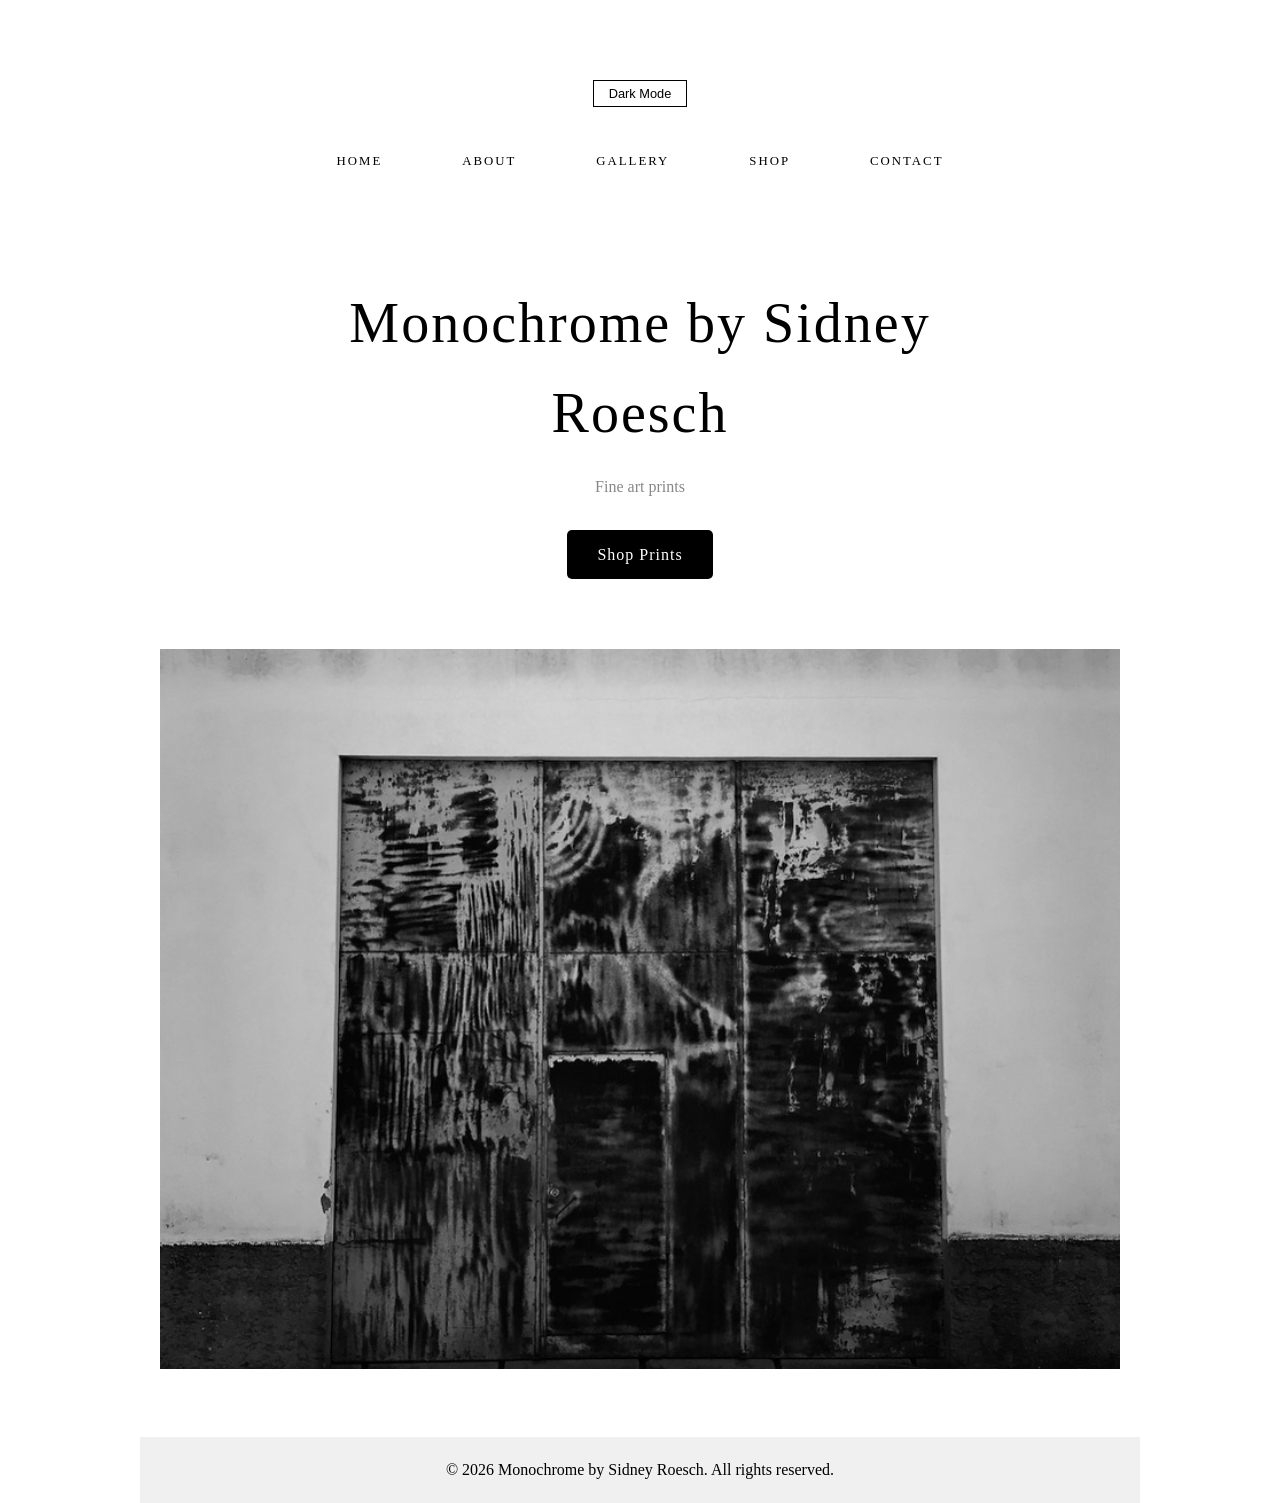
<file: index.html>
<!-- Startsidan (branding + hero sektionen) -->
<!-- Webbplatsen är på engelska då målgruppen är internationell, men reflektioner och kommentarer är på svenska enligt kursens krav -->
<!-- Reflektion: På startsidan ville jag skapa ett första intryck som speglar min stil som fotograf. Jag valde en minimalistisk design med en stor bild för att direkt visa känslan i mitt arbete. Jag har testat olika placeringar av text och bild innan jag bestämde mig för just den här layout eftersom det kändes mer estetiskt lugnt. Jag har också lagt till en knapp som leder till shop-sidan för att göra det enkelt att navigera vidare och även en knapp för att erbjuda dark mode vid synskada. Under arbetet har jag behövt göra mycket research och testa mig fram för att förstå hur layout och spacing fungerar. När jag har fastnat har jag fått hjälp genom ChatGPT för att kunna lösa problem och förstå koden bättre. -->
<!doctype html>
<html lang="en">
  <head>
    <meta charset="UTF-8" />
    <meta name="viewport" content="width=device-width, initial-scale=1.0" />
    <meta name="description" content="Monochrome by Sidney Roesch is an artist/photographer who creates black and white photographic art and design collections. Explore the gallery, read about the history behind the photographs and contact us for more information."/>
    <meta name="keywords" content="Monochrome, Sidney Roesch, artist, photographer, black and white photography, design collections, gallery, history, contact"/>
    <meta name="author" content="Sidney Roesch"/>
    <link rel="stylesheet" href="styles.css">
    <title>Monochrome by Sidney Roesch</title>
  </head>
    <body>
    <header>
      <!-- en knapp som möjliggör att man tar bort eller lägger till dark mode -->
      <button class="theme-toggle" onclick="toggleDarkMode()">Dark Mode</button>
      <nav>
        <ul>
          <li><a href="index.html">Home</a></li>
          <li><a href="about.html">About</a></li>
          <li><a href="gallery.html">Gallery</a></li>
          <li><a href="shop.html">Shop</a></li>
          <li><a href="contact.html">Contact</a></li>
        </ul>
      </nav>
    </header>
    <main>
      <section class="hero">
        <div class="hero-text">
          <h1>Monochrome by Sidney Roesch</h1>
          <p>Fine art prints</p>
          <a href="shop.html" class="btn">Shop Prints</a>
        </div>
        <img src="images/D0B9320E-BB00-47E9-879D-8F837CE708FA_1_105_c.jpeg" alt="Abstract black and white photograph of a light background and metal textured door in foreground by Sidney Roesch">
      </section>
    </main>
    <footer>
      <p>&copy; 2026 Monochrome by Sidney Roesch. All rights reserved.</p>
    </footer>
    <!-- jag har googlat mig fram till hur man skapar en dark mode toggle och jag har lagt scriptet längst ner i body då jag har förstått att det gör att sidan kommer att laddas upp snabbare om Javascript körs sist -->
    <script>
      function toggleDarkMode() {
        document.body.classList.toggle('dark');
      }
    </script>
  </body>
</html>
</file>
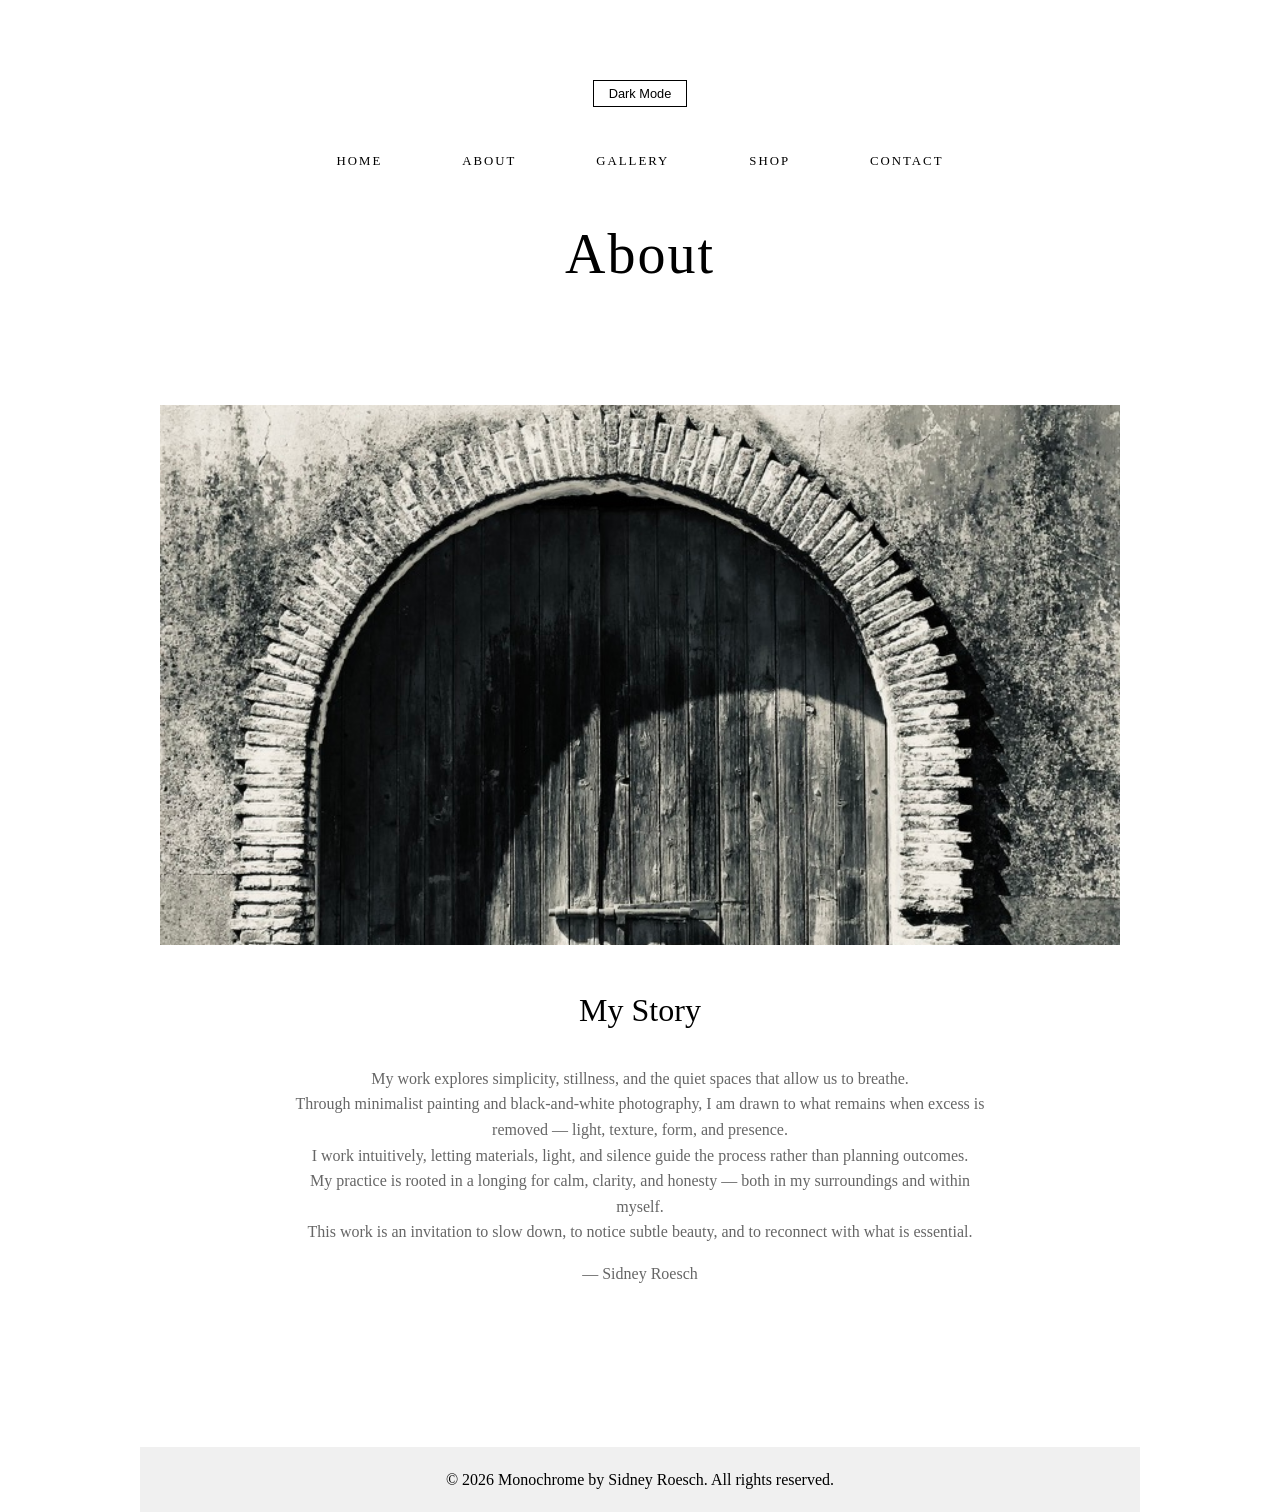
<file: about.html>
<!-- About (min story) -->
<!-- Reflektion: På about-sidan ville jag skapa en enkel sida med samma kontinuitet som resten av webbplatsen. Jag valde en minimalistisk design med en stor bild och enkel centrerad text. --> 
<!doctype html>
<html lang="en">
  <head>
    <meta charset="UTF-8" />
    <meta name="viewport" content="width=device-width, initial-scale=1.0" />
    <meta name="description" content="Learn about Sidney Roesch's journey as an artist and photographer. Discover her passion for black and white photography, her sources of inspiration, and how she has developed her unique style over the years."/>
    <meta name="keywords" content="Monochrome, Sidney Roesch, artist, photographer, black and white photography, history, inspiration"/>
    <meta name="author" content="Sidney Roesch"/>
    <link rel="stylesheet" href="styles.css">
    <title>Monochrome by Sidney Roesch</title>
  </head>
  <body>
    <header class="header">
      <button class="theme-toggle" onclick="toggleDarkMode()">Dark Mode</button>
      <nav>
        <ul>
          <li><a href="index.html">Home</a></li>
          <li><a href="about.html">About</a></li>
          <li><a href="gallery.html">Gallery</a></li>
          <li><a href="shop.html">Shop</a></li>
          <li><a href="contact.html">Contact</a></li>
        </ul>
      </nav>
        <h1>About</h1>
    </header>
    <main>
      <section class="about-section">
        <div class="about-image">
          <img src="images/4F90D0C8-D75E-40B9-8FB4-2F7B3AADC749_1_105_c.jpeg" alt="Black and white photograph of a stone building with a tiled flat roof, weathered facade and arched cobblestone doorway photographed by Sidney Roesch">
        </div>
        <div class="about-header">
          <h2>My Story</h2>
        </div>
        <div class="about-text">
          <p>My work explores simplicity, stillness, and the quiet spaces that allow us to breathe.<br>Through minimalist painting and black-and-white photography, I am drawn to what remains when excess is removed — light, texture, form, and presence.<br>I work intuitively, letting materials, light, and silence guide the process rather than planning outcomes.<br>My practice is rooted in a longing for calm, clarity, and honesty — both in my surroundings and within myself.<br>This work is an invitation to slow down, to notice subtle beauty, and to reconnect with what is essential.</p>
          <p>— Sidney Roesch</p>
        </div>
      </section>
    </main>
    <footer>
      <p>&copy; 2026 Monochrome by Sidney Roesch. All rights reserved.</p>
    </footer>
    <script>
      function toggleDarkMode() {
        document.body.classList.toggle('dark');
      }
    </script>
  </body>
</html>
</file>
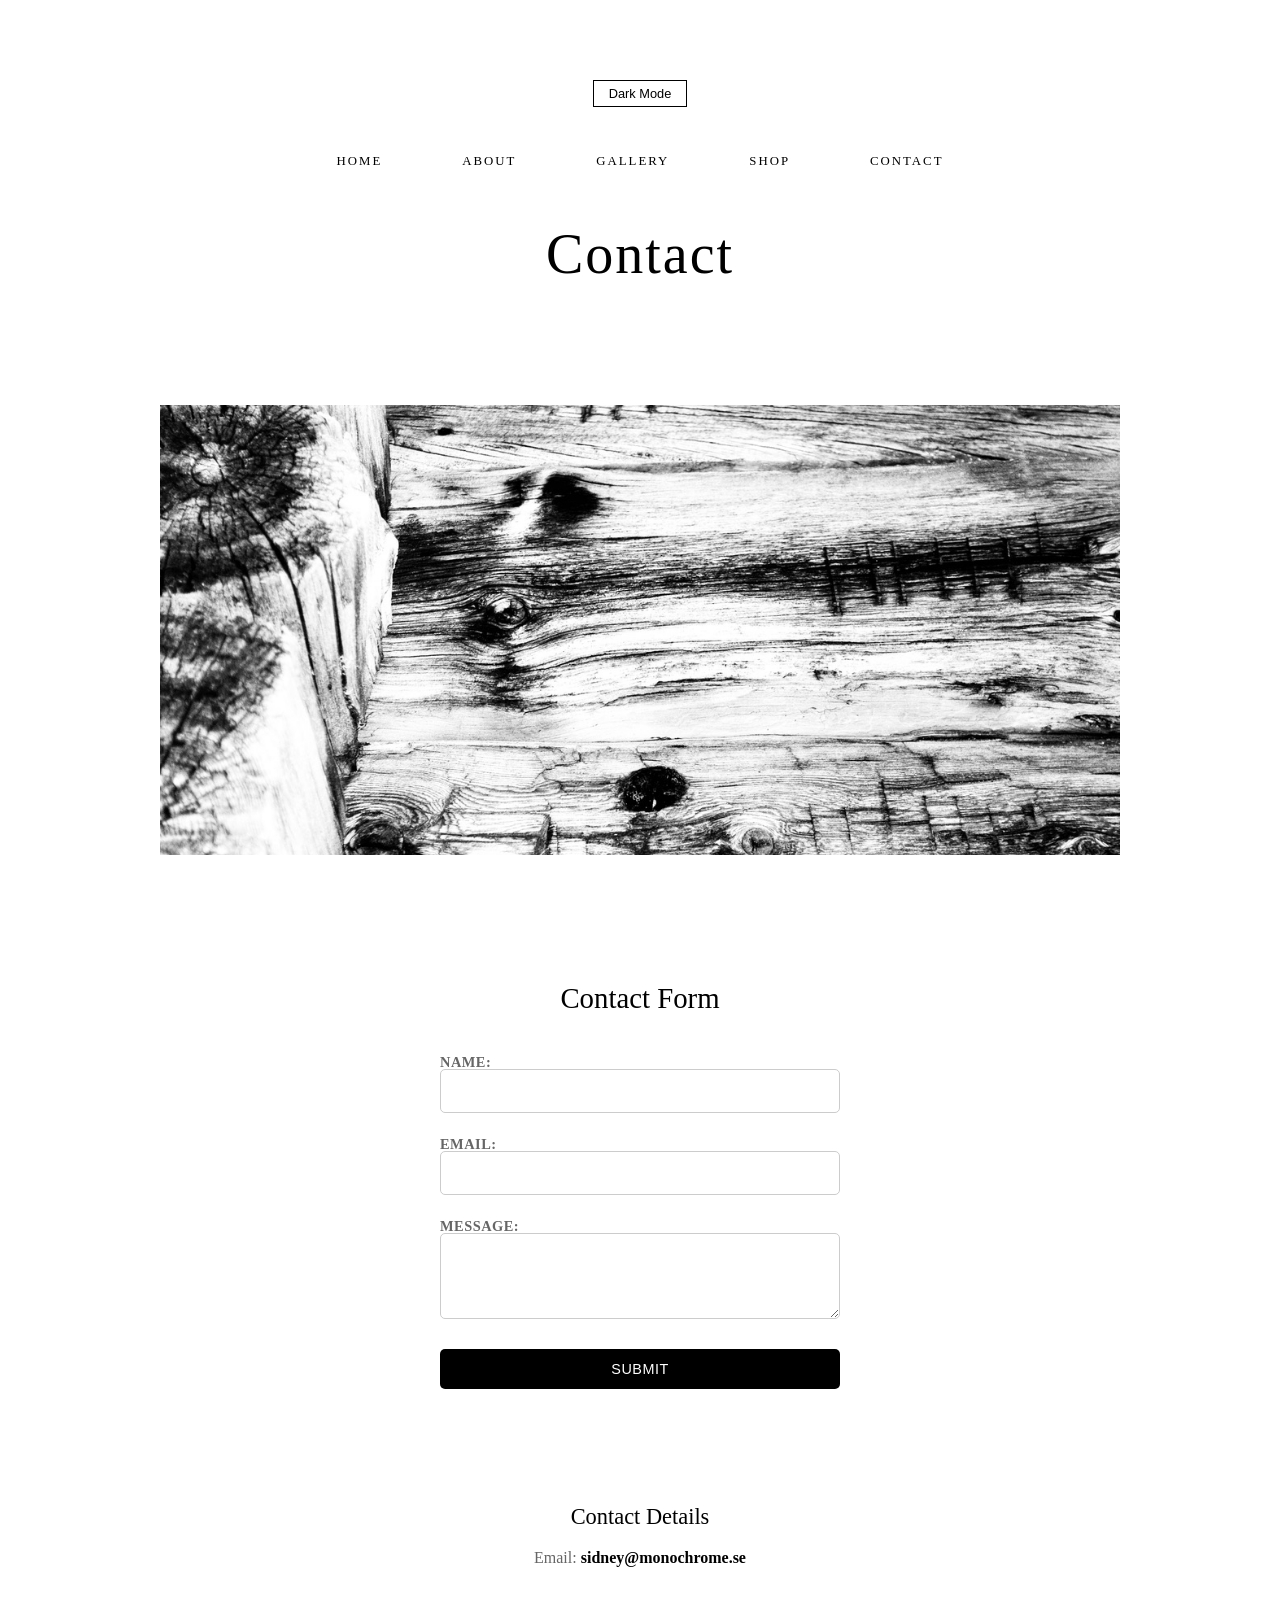
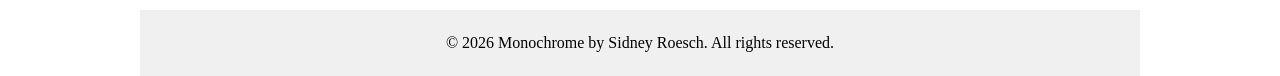
<file: contact.html>
<!-- Contact sida (kontaktuppgifter) -->
<!-- Reflektion: På contact-sidan har jag skapat ett formulär med olika input-fält och försökt styla det så att det passar resten av webbplatsen. Jag har fått testa mig fram flera gånger för att förstå hur formulär fungerar och hur man stylar dem med CSS. Till exempel har jag testat mig fram med spacing, färger och fokus-effekter. Under projektet har jag gjort mycket research och fått stöd när jag fastnat, vilket har hjälpt mig att förstå både HTML och CSS bättre. -->
<!doctype html>
<html lang="en">
  <head>
    <meta charset="UTF-8" />
    <meta name="viewport" content="width=device-width, initial-scale=1.0" />
    <meta name="description" content="Contact Sidney Roesch for more information about her black and white photography, gallery, or design collections. Fill out the contact form or use the provided contact details to get in touch."/>
    <meta name="keywords" content="Monochrome, Sidney Roesch, artist, photographer, black and white photography, contact"/>     
    <meta name="author" content="Sidney Roesch"/>
    <link rel="stylesheet" href="styles.css">
    <title>Monochrome by Sidney Roesch</title>
  </head>
  <body>
    <header class="header">
      <button class="theme-toggle" onclick="toggleDarkMode()">Dark Mode</button>
      <nav>
        <ul>
          <li><a href="index.html">Home</a></li>
          <li><a href="about.html">About</a></li>
          <li><a href="gallery.html">Gallery</a></li>
          <li><a href="shop.html">Shop</a></li>
          <li><a href="contact.html">Contact</a></li>
        </ul>
      </nav>
      <h1>Contact</h1>
    </header>
    <main>
      <section class="contact-section">
        <div class="contact-image">
        <img src="images/CDD88E0E-576C-4865-88E5-324DF2887799_1_105_c.jpeg" alt="Black and white photograph of a stone building with a tiled flat roof, weathered facade and arched cobblestone doorway photographed by Sidney Roesch">
        </div>
      </section>
      <section class="contact-info">
        <div class="contact-form">
        <h2>Contact Form</h2>
        <form action="submit_form.php" method="post">
        <label for="name">Name:</label>
        <input type="text" id="name" name="name" required>
        
        <label for="email">Email:</label>
        <input type="email" id="email" name="email" required>
        
        <label for="message">Message:</label>
        <textarea id="message" name="message" rows="4" required></textarea>
        
        <button type="submit">Submit</button>
        </form>
        </div>
      </section>
      <section class="contact-details">
        <h2>Contact Details</h2>
        <p>Email: <a href="mailto:sidney@monochrome.se">sidney@monochrome.se</a></p>
      </section>    
    </main>
    <footer>
      <p>&copy; 2026 Monochrome by Sidney Roesch. All rights reserved.</p>
    </footer>
    <script>
      function toggleDarkMode() {
        document.body.classList.toggle('dark');
      }
    </script>
  </body>
</html>
</file>
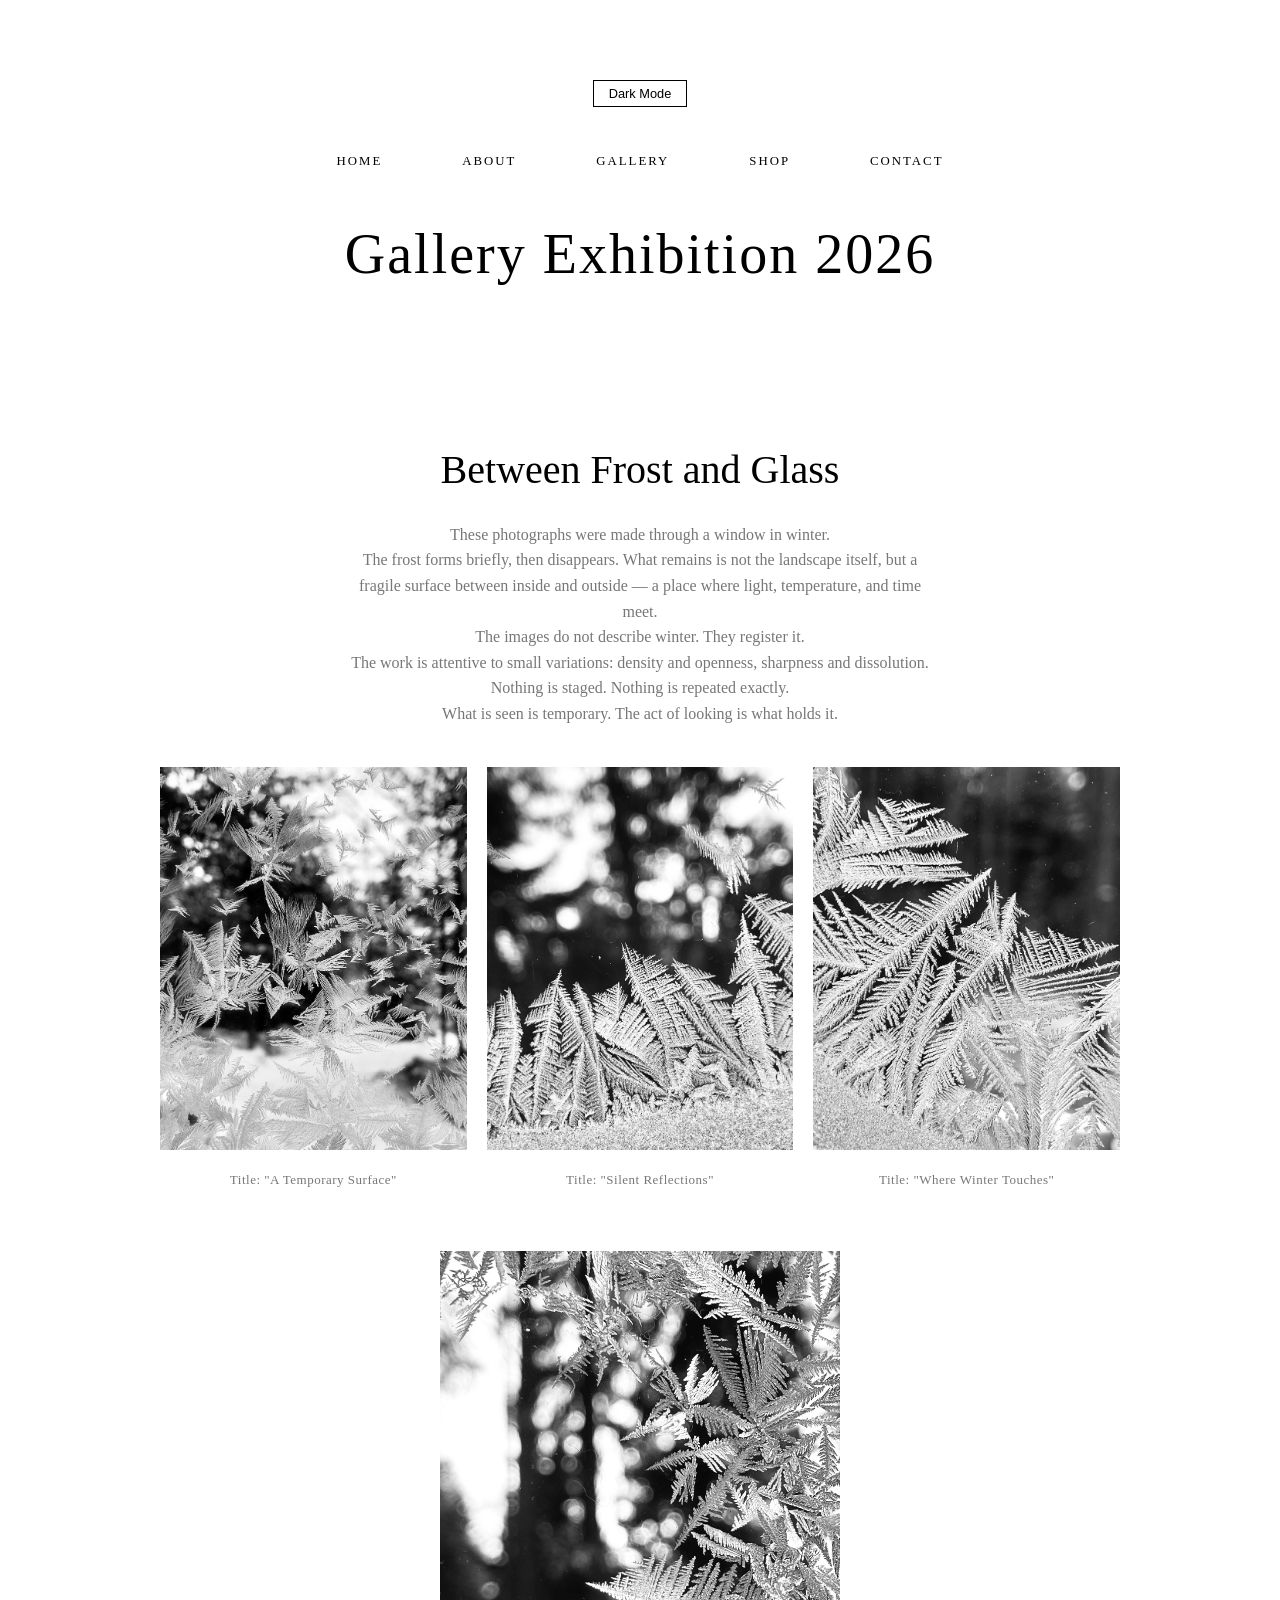
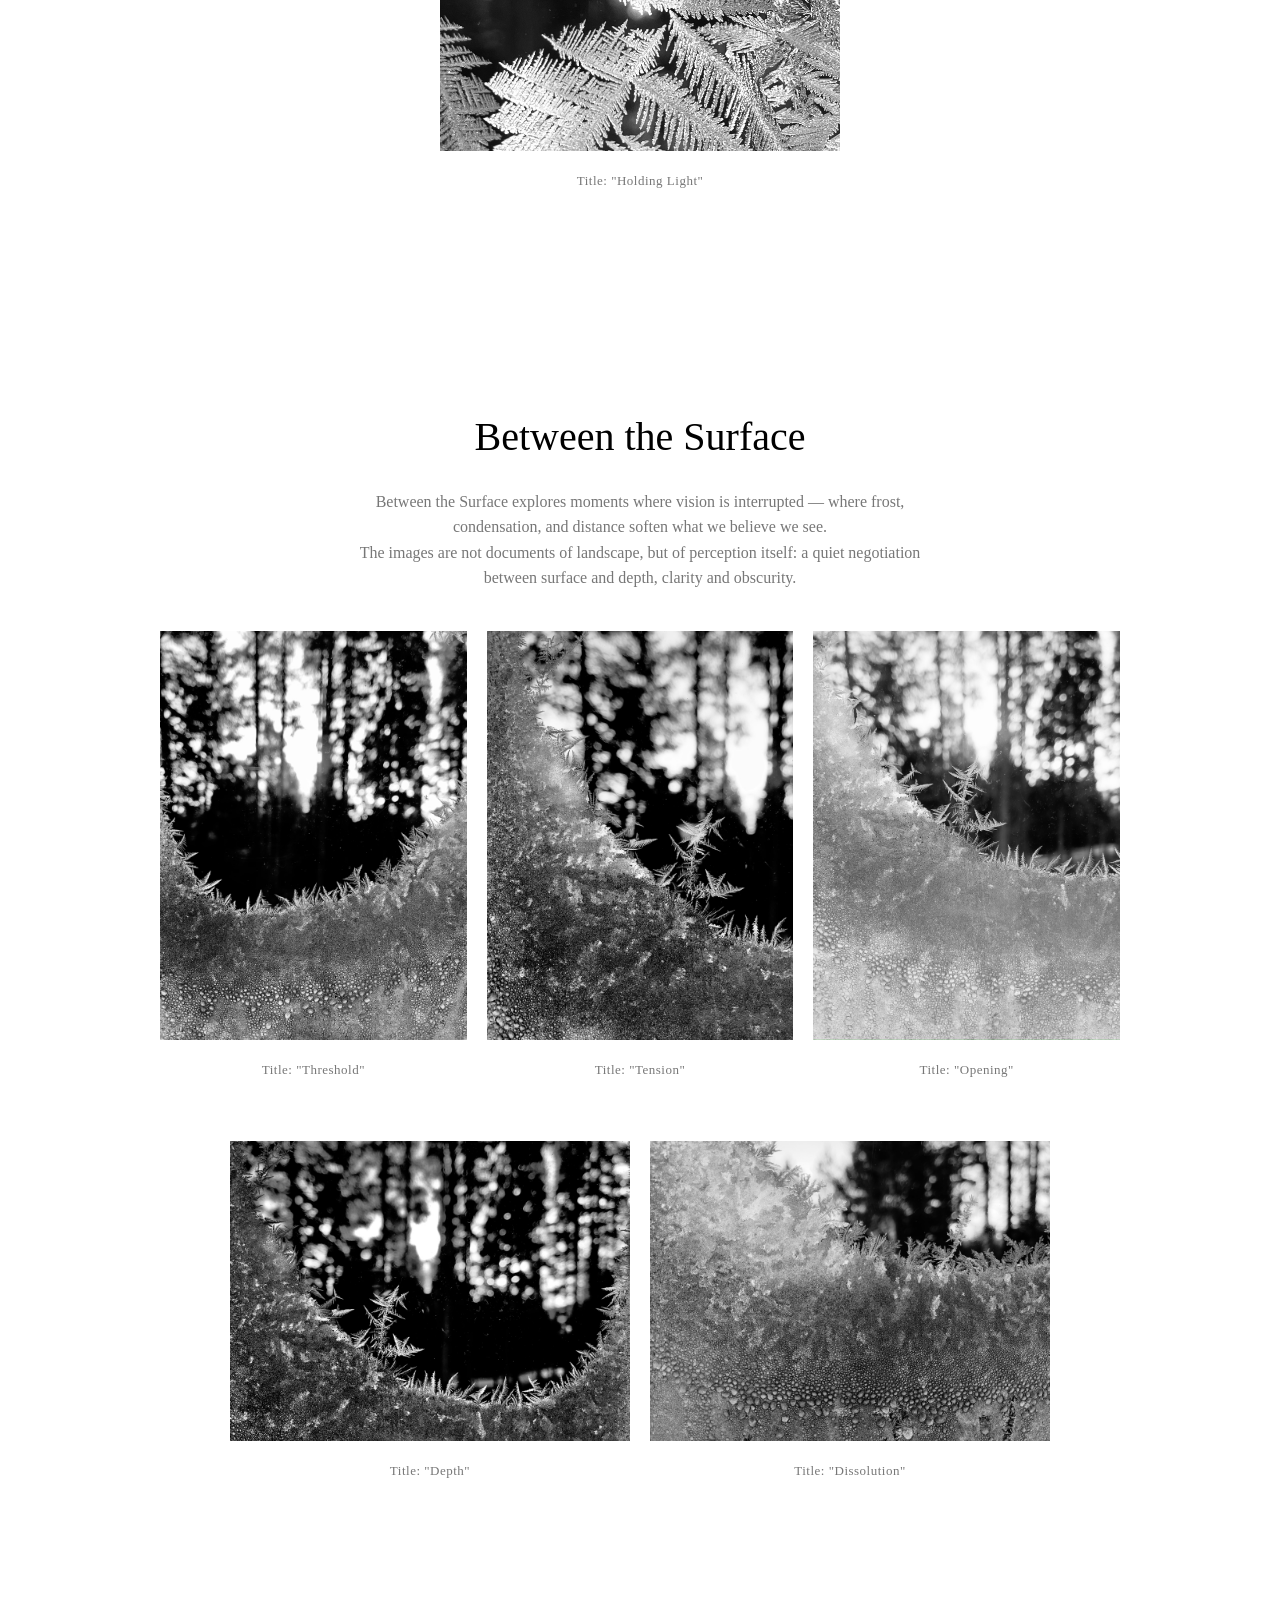
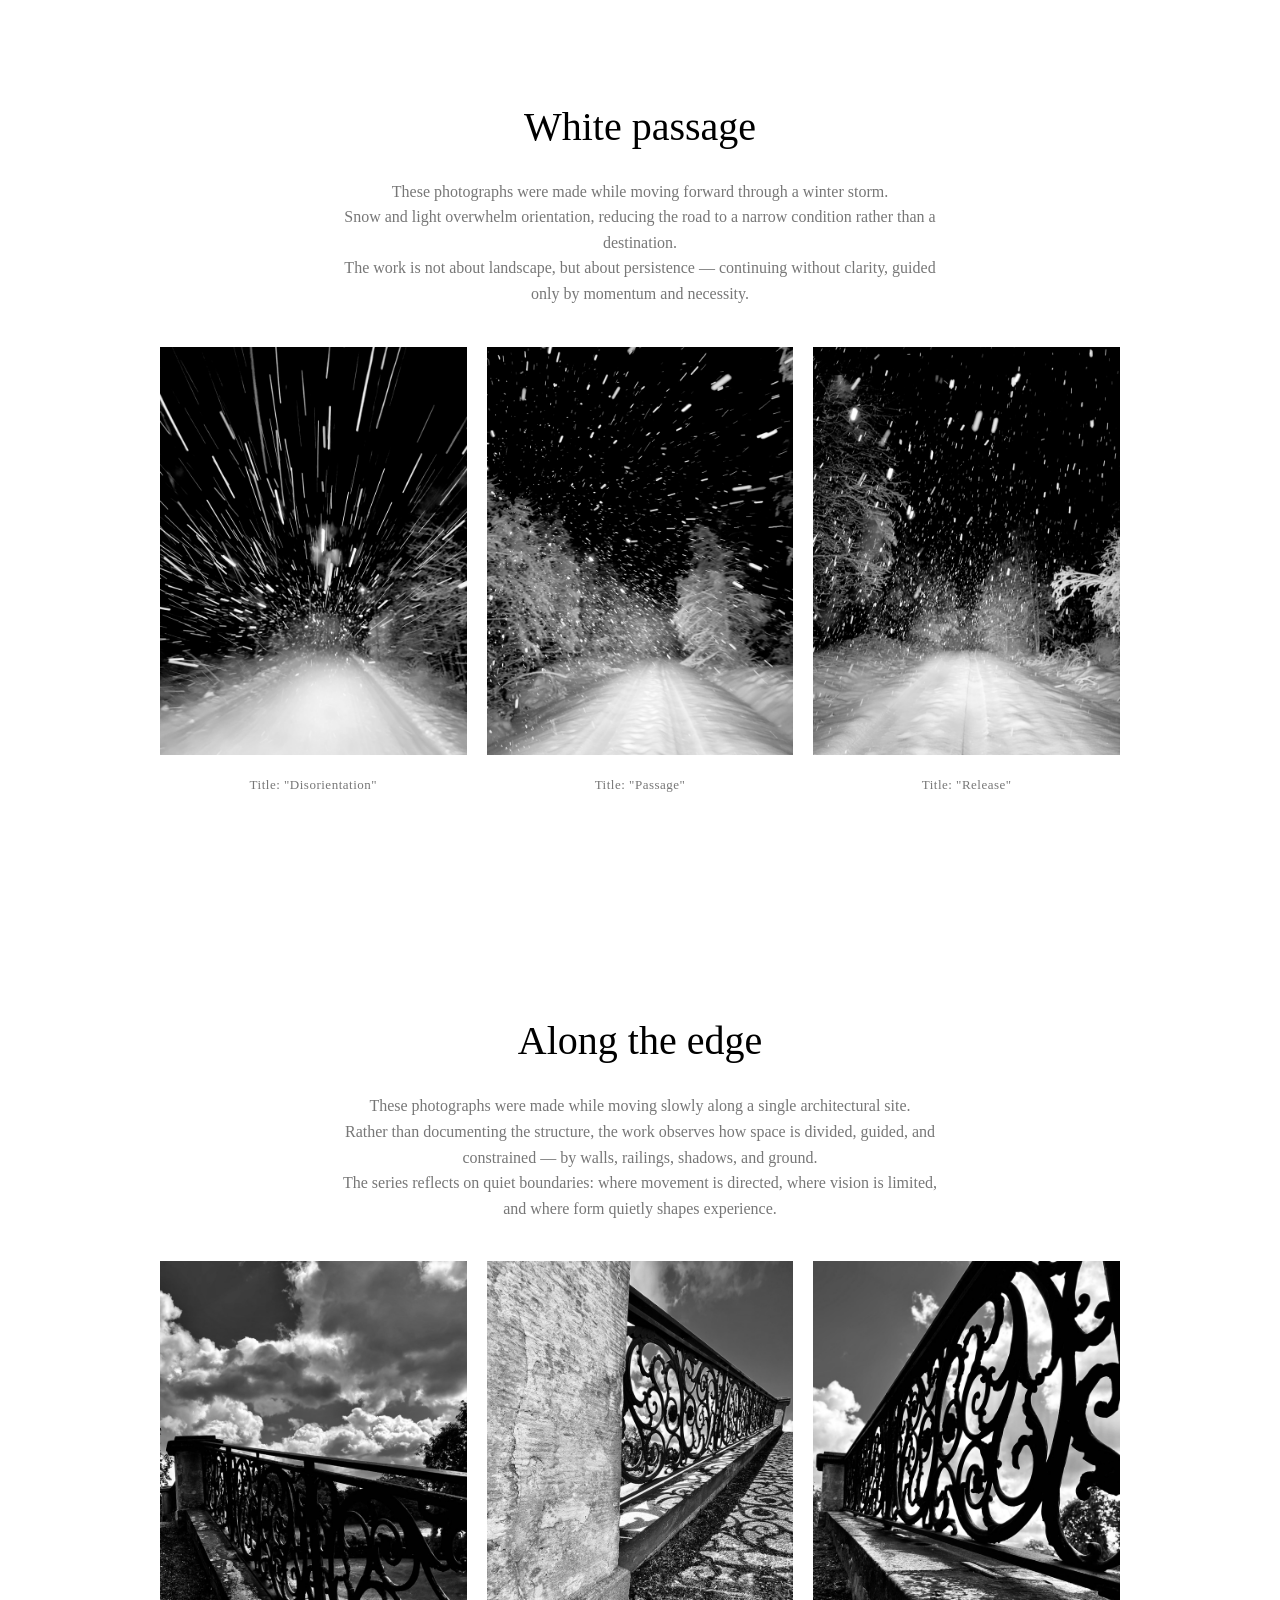
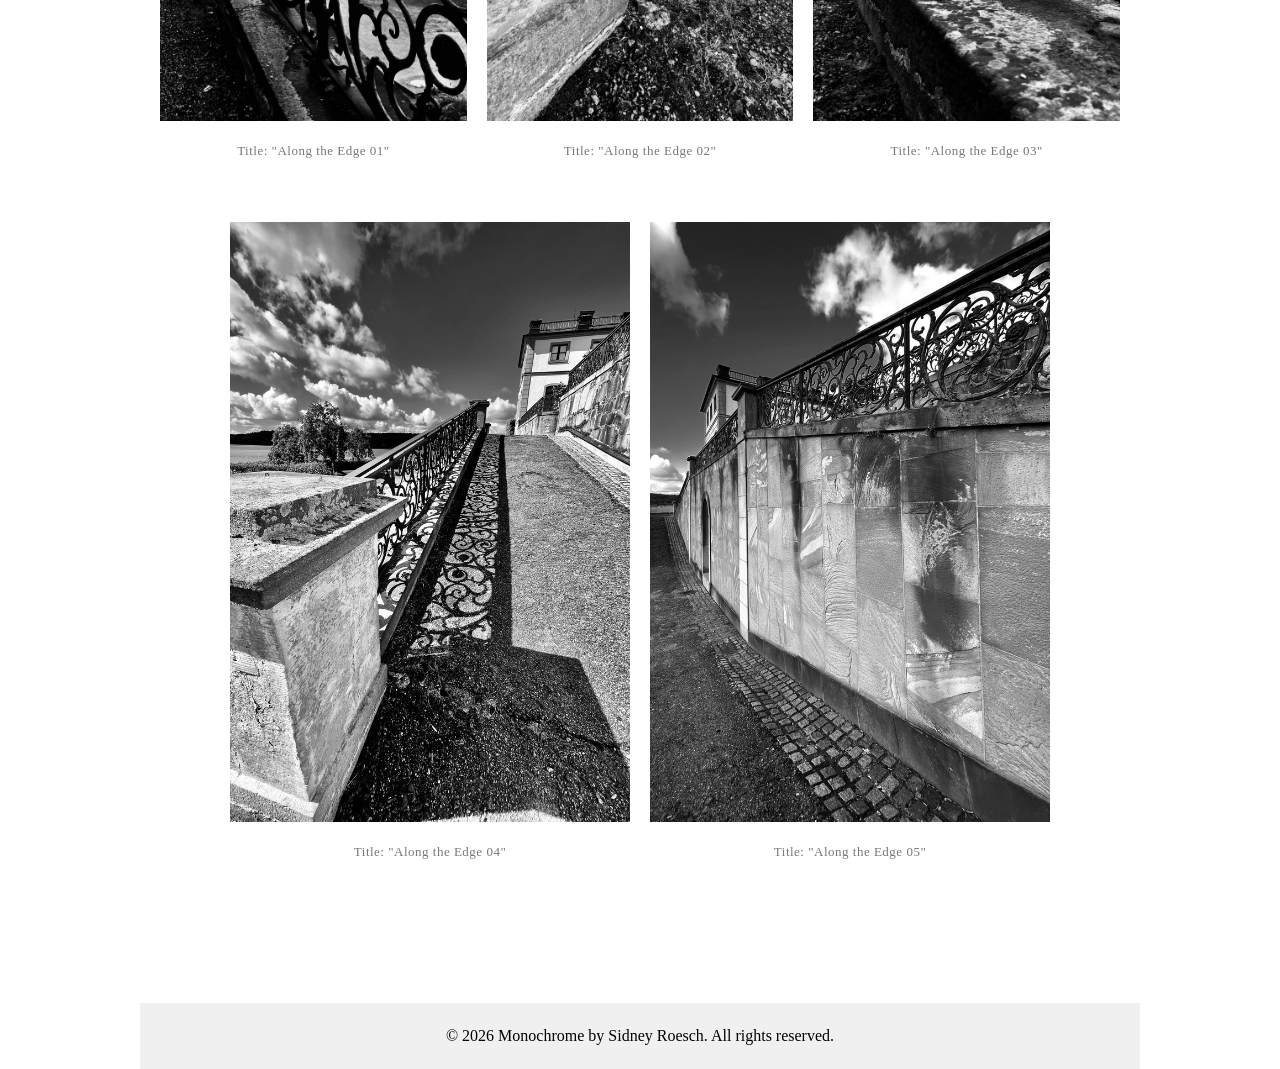
<file: gallery.html>
<!-- Gallery, utställningssidann-->
<!-- Reflektion: På gallery-sidan var mitt mål att skapa en känsla av en utställning, jag ville undvika känslan av ett vanligt bildgalleri, därför har jag delat upp bilderna i olika sektioner för att ge struktur och visa olika serier. Jag använde flexbox för att placera bilderna i rader och fick testa mig fram flera gånger för att få det att fungera som jag ville. Jag har även lagt till hover-effekter för att göra sidan mer levande. Jag har lärt mig mycket genom trial and error och genom att söka information online. När jag inte har förstått har jag fått hjälp för att kunna gå vidare. -->
<!doctype html>
<html lang="en">
  <head>
    <meta charset="UTF-8" />
    <meta name="viewport" content="width=device-width, initial-scale=1.0" />
    <meta name="description" content="Explore the gallery with black and white photographs by Sidney Roesch. See the latest works, read about the inspiration behind each image and discover unique prints available in our shop."/>
    <meta name="keywords" content="Monochrome, Sidney Roesch, artist, photographer, black and white photography, gallery, inspiration, prints, shop"/>
    <meta name="author" content="Sidney Roesch"/>
    <link rel="stylesheet" href="styles.css">
    <title>Gallery</title>
  </head>
  <body>
    <header class="header">
      <button class="theme-toggle" onclick="toggleDarkMode()">Dark Mode</button>
      <nav>
        <ul>
          <li><a href="index.html">Home</a></li>
          <li><a href="about.html">About</a></li>
          <li><a href="gallery.html">Gallery</a></li>
          <li><a href="shop.html">Shop</a></li>
          <li><a href="contact.html">Contact</a></li>
        </ul>
      </nav>
      <h1>Gallery Exhibition 2026</h1> 
    </header>
    <main> 
    <section class="gallery-section">
        <h2>Between Frost and Glass</h2>
        <p>These photographs were made through a window in winter.<br>
           The frost forms briefly, then disappears. What remains is not the landscape itself, but a fragile surface between inside and outside — a place where light, temperature, and time meet.<br>
           The images do not describe winter. They register it.<br>
           The work is attentive to small variations: density and openness, sharpness and dissolution. Nothing is staged. Nothing is repeated exactly.<br>
           What is seen is temporary. The act of looking is what holds it.</p>
        <div class="gallery-row">
        <article class="gallery-item">
            <a href="images/CFBF36DF-D1E6-44F1-81CA-FBE177729751_1_102_a.jpeg" target="_blank">
            <img src="images/CFBF36DF-D1E6-44F1-81CA-FBE177729751_1_102_a.jpeg" alt="Black and white photograph of a frost-shapes on a window by Sidney Roesch">
            <p>Title: "A Temporary Surface"</p>
            </a>
        </article>
        <article class="gallery-item">
            <a href="images/FA8298EC-EC51-4B60-AA62-2C49E0DE6FDC_1_102_a.jpeg" target="_blank">
            <img src="images/FA8298EC-EC51-4B60-AA62-2C49E0DE6FDC_1_102_a.jpeg" alt="Black and white photograph of a frost-shapes on a window by Sidney Roesch">
            <p>Title: "Silent Reflections"</p>
            </a>
        </article>
        <article class="gallery-item">
                <a href="images/17367851-F5B2-41D7-AACC-6D9476589480_1_102_a.jpeg" target="_blank">
            <img src="images/17367851-F5B2-41D7-AACC-6D9476589480_1_102_a.jpeg" alt="Black and white photograph of a frost-shapes on a window by Sidney Roesch">
            <p>Title: "Where Winter Touches"</p>
            </a>
        </article>      
        <article class="gallery-item">
            <a href="images/E9C33234-7D47-4858-993D-A1F6E37AA84A_1_102_a.jpeg" target="_blank">
            <img src="images/E9C33234-7D47-4858-993D-A1F6E37AA84A_1_102_a.jpeg" alt="Black and white photograph of a frost-shapes on a window by Sidney Roesch">
            <p>Title: "Holding Light"</p>
            </a>
        </article>
        </div>
    </section>
    <section class="gallery-section">
        <h2>Between the Surface</h2>
        <p>Between the Surface explores moments where vision is interrupted — where frost, condensation, and distance soften what we believe we see.<br>
           The images are not documents of landscape, but of perception itself: a quiet negotiation between surface and depth, clarity and obscurity.</p>
        <div class="gallery-row">
        <article class="gallery-item">
            <a href="images/CFBF36DF-D1E6-44F1-81CA-FBE177729751_1_102_a.jpeg" target="_blank">
            <img src="images/E5FE828D-CAF6-433D-AF03-FD1CEDA2C916_1_105_c.jpeg" alt="Black and white photograph of a frost-shapes on a window by Sidney Roesch">
            <p>Title: "Threshold"</p>
            </a>
        </article>
        <article class="gallery-item">
            <a href="images/D2AB72D4-30CF-4326-A2B3-4F13E33126B7_1_105_c.jpeg" target="_blank">
            <img src="images/D2AB72D4-30CF-4326-A2B3-4F13E33126B7_1_105_c.jpeg" alt="Black and white photograph of a frost-shapes on a window by Sidney Roesch">
            <p>Title: "Tension"</p>
            </a>
        </article>
        <article class="gallery-item">
            <a href="images/31802DD4-B490-4686-BDF2-41659781D500_1_105_c.jpeg" target="_blank">
            <img src="images/31802DD4-B490-4686-BDF2-41659781D500_1_105_c.jpeg" alt="Black and white photograph of a frost-shapes on a window by Sidney Roesch">
            <p>Title: "Opening"</p>
            </a>
        </article>
        <article class="gallery-item">
            <a href="images/7169FC20-DADB-4645-862B-367112B7AF2E_1_105_c.jpeg" target="_blank">
            <img src="images/7169FC20-DADB-4645-862B-367112B7AF2E_1_105_c.jpeg" alt="Black and white photograph of a frost-shapes on a window by Sidney Roesch">
            <p>Title: "Depth"</p>
            </a>
        </article>      
        <article class="gallery-item">
            <a href="images/BB743869-D611-4A1C-805C-CB77DF7C8836_1_105_c.jpeg" target="_blank">
            <img src="images/BB743869-D611-4A1C-805C-CB77DF7C8836_1_105_c.jpeg" alt="Black and white photograph of a frost-shapes on a window by Sidney Roesch">
            <p>Title: "Dissolution"</p>
            </a>
        </article>
        </div>
    </section>
    <section class="gallery-section">
        <h2>White passage</h2>
        <p>These photographs were made while moving forward through a winter storm.<br>
           Snow and light overwhelm orientation, reducing the road to a narrow condition rather than a destination.<br>
           The work is not about landscape, but about persistence — continuing without clarity, guided only by momentum and necessity.</p>
        <div class="gallery-row">
        <article class="gallery-item">
            <a href="images/BACA9917-E53F-4807-B81A-BBECF9DEFDC5_1_105_c.jpeg" target="_blank">
            <img src="images/BACA9917-E53F-4807-B81A-BBECF9DEFDC5_1_105_c.jpeg" alt="Black and white photograph of snow moving at speed towards the eye of the viewer by Sidney Roesch">
            <p>Title: "Disorientation"</p>
            </a>
        </article>
        <article class="gallery-item">
            <a href="images/60B14F66-B58B-4A3A-B847-3E2E95164265_1_105_c.jpeg" target="_blank">
            <img src="images/60B14F66-B58B-4A3A-B847-3E2E95164265_1_105_c.jpeg" alt="Black and white photograph of a light background and metal textured door in foreground by Sidney Roesch">
            <p>Title: "Passage"</p>
            </a>
        </article>
        <article class="gallery-item">
            <a href="images/46B254FD-D3B9-4408-A4F2-7D1EA2EE2D76_1_105_c.jpeg" target="_blank">
            <img src="images/46B254FD-D3B9-4408-A4F2-7D1EA2EE2D76_1_105_c.jpeg" alt="Black and white photograph of a light background and metal textured door in foreground by Sidney Roesch">
            <p>Title: "Release"</p>
            </a>
        </article>
        </div>
    </section>
    <section class="gallery-section">
        <h2>Along the edge</h2>
        <p>These photographs were made while moving slowly along a single architectural site.<br>
           Rather than documenting the structure, the work observes how space is divided, guided, and constrained — by walls, railings, shadows, and ground.<br>
           The series reflects on quiet boundaries: where movement is directed, where vision is limited, and where form quietly shapes experience.</p>
        <div class="gallery-row">
        <article class="gallery-item">
            <a href="images/7F5C31D9-2FC4-4FE6-B83D-E898EF613E98_1_105_c.jpeg" target="_blank">
            <img src="images/7F5C31D9-2FC4-4FE6-B83D-E898EF613E98_1_105_c.jpeg" alt="Black and white photograph of a wide view of a long stone wall with iron railing above, sky and clouds dominating the upper half of the photograph by Sidney Roesch">
            <p>Title: "Along the Edge 01"</p>
            </a>
        </article>
        <article class="gallery-item">
            <a href="images/7594D00A-90E0-4E24-9779-B1F4CB81C984_1_105_c.jpeg" target="_blank">
            <img src="images/7594D00A-90E0-4E24-9779-B1F4CB81C984_1_105_c.jpeg" alt="Black and white photograph of an ascending stone path with iron railing casting ornate shadow on the ground photographed by Sidney Roesch">
            <p>Title: "Along the Edge 02"</p>
            </a>
        </article>
        <article class="gallery-item">
            <a href="images/A6977B18-5B7D-44E2-9480-5073030EF9D2_1_105_c.jpeg" target="_blank">
            <img src="images/A6977B18-5B7D-44E2-9480-5073030EF9D2_1_105_c.jpeg" alt="Black and white photograph of a close-up view of a stone path with an ornate iron railing to the right, sky and clouds at the top of the upper half of the photograph by Sidney Roesch">
            <p>Title: "Along the Edge 03"</p>
            </a>
        </article>      
        <article class="gallery-item">
            <a href="images/EBCE7298-F392-4E67-A556-EB7871FF6265_1_105_c.jpeg" target="_blank">
            <img src="images/EBCE7298-F392-4E67-A556-EB7871FF6265_1_105_c.jpeg" alt="Black and white photograph of a mid-distance diagonal ascending stone path with a railing leading upward toward a building photographed by Sidney Roesch">
            <p>Title: "Along the Edge 04"</p>
            </a>
        </article>
        <article class="gallery-item">
            <a href="images/B465EBF3-9E4C-425A-A046-DE53E262542D_1_105_c.jpeg" target="_blank">
            <img src="images/B465EBF3-9E4C-425A-A046-DE53E262542D_1_105_c.jpeg" alt="Black and white photograph of a long stone wall with an ornate iron railing receding into distance with cobblestones at the base of the wall and clouds and sky above photographed by Sidney Roesch">
            <p>Title: "Along the Edge 05"</p>
            </a>
        </article>
        </div>
    </section>
    </main>
  <footer>
    <p>&copy; 2026 Monochrome by Sidney Roesch. All rights reserved.</p>
  </footer>
  <script>
    function toggleDarkMode() {
        document.body.classList.toggle('dark');
    }
  </script>
</body>
</html>
</file>
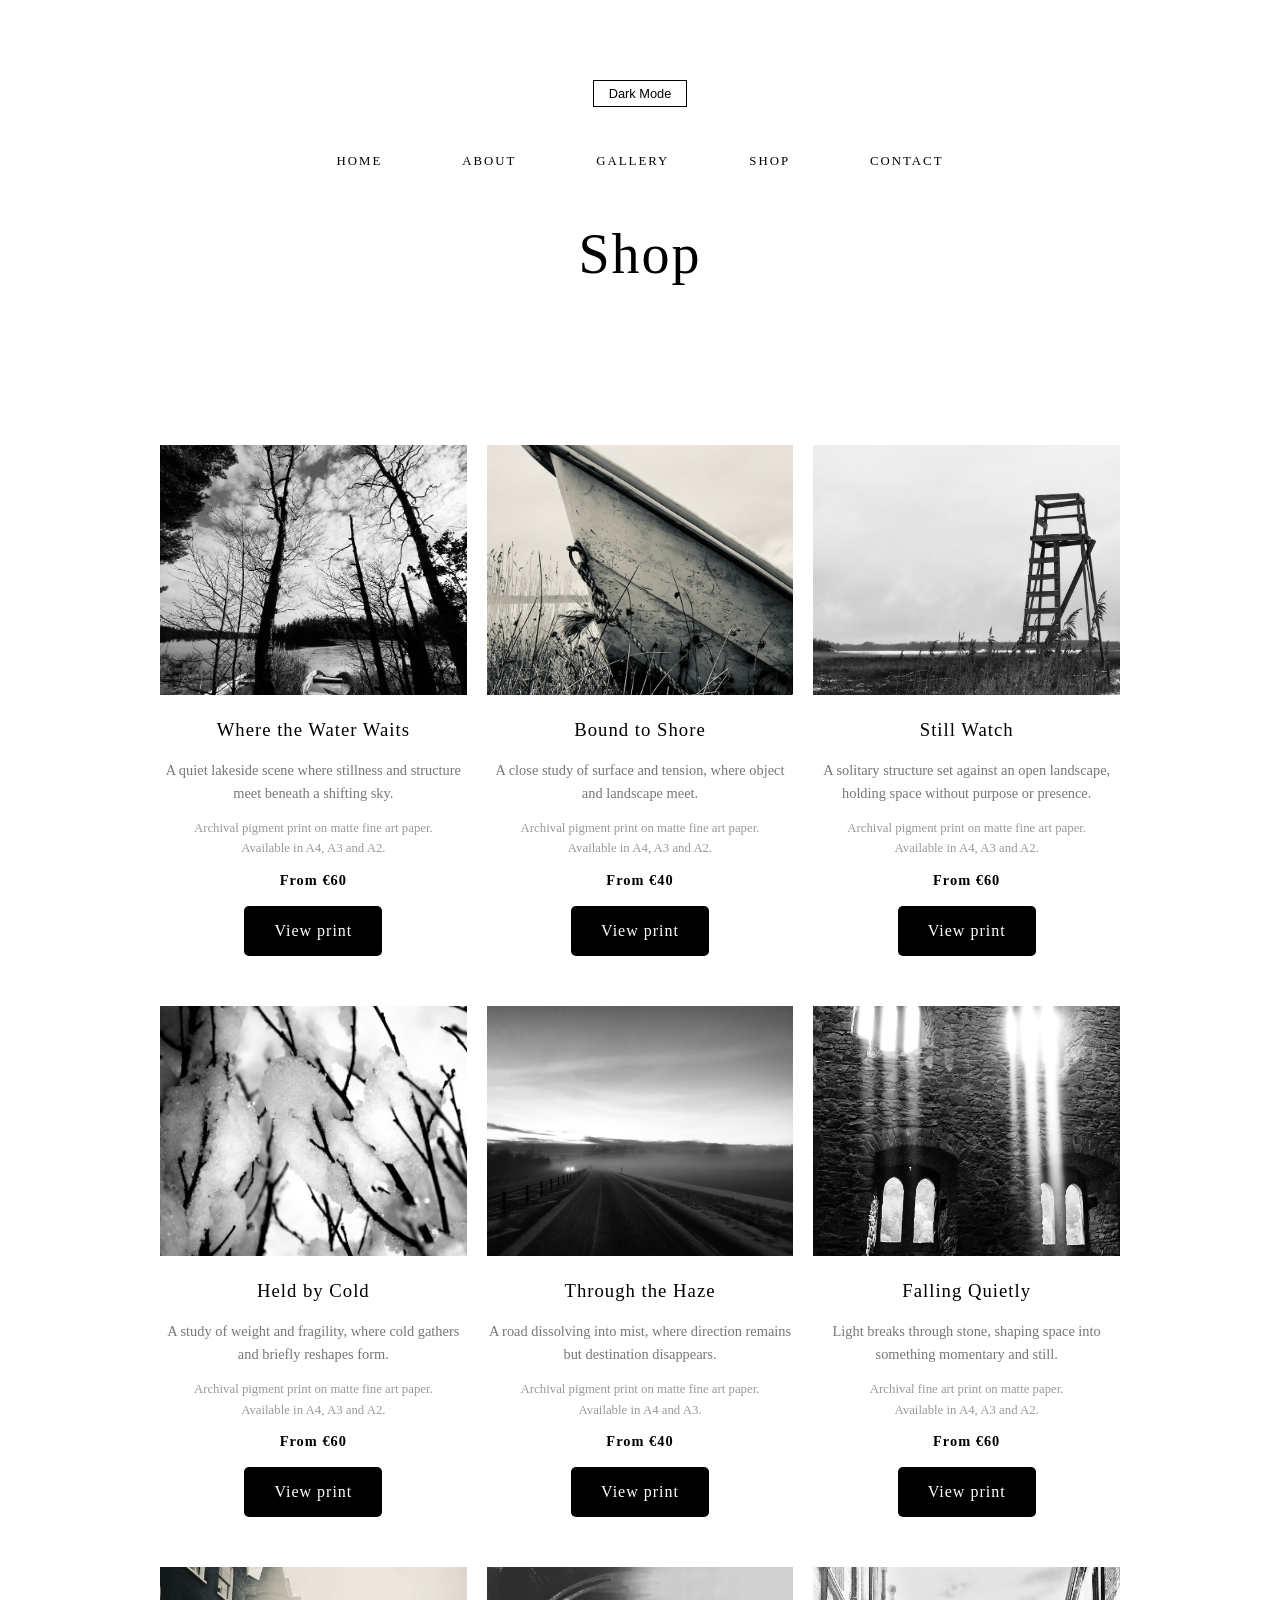
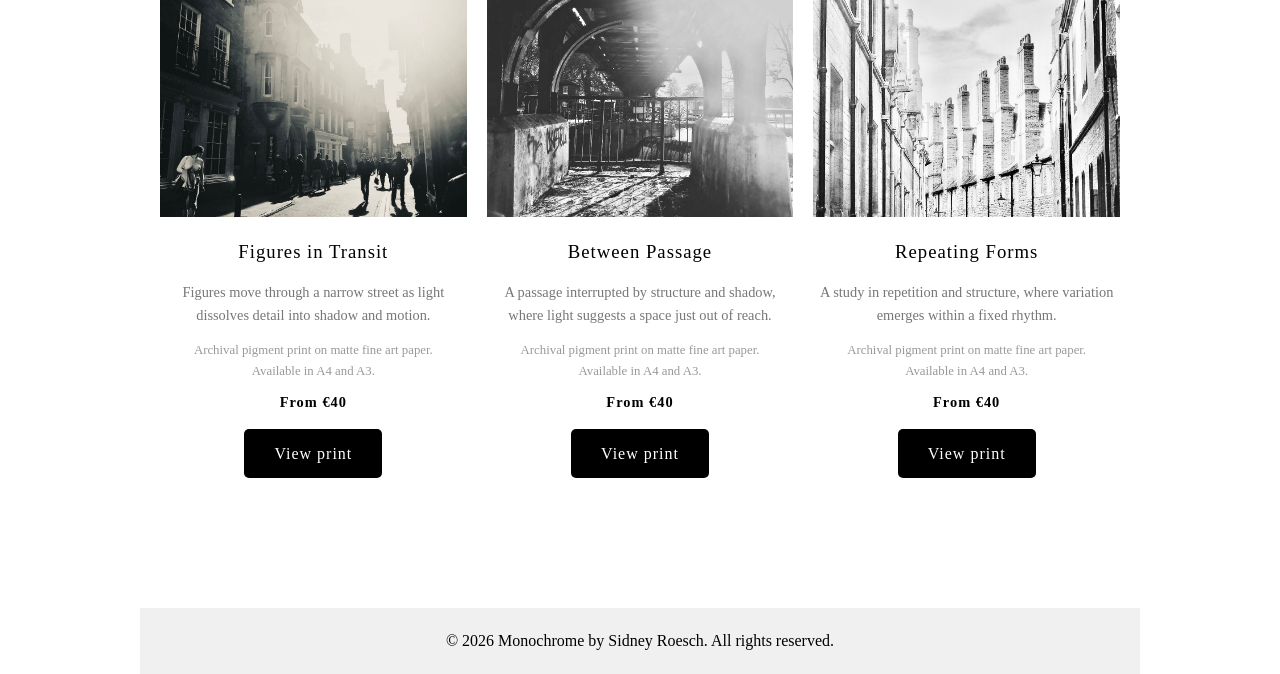
<file: shop.html>
<!-- Shop (produkter - prints & merchandise) -->
<!-- Reflektion: Jag ville jag att shop-sidan skulle kännas lik gallery-sidan men mer strukturerad. Jag använde flexbox igen för att skapa en layout som skulle fungera som ett rutnät och fick justera bildstorlekarna så att alla produkter ser jämna ut. Jag har valt att hålla designen enkel och låta bilderna vara i fokus. Jag har lagt en “View print”-knapp som leder till en större version av bilden eftersom jag inte har byggt en riktig köpfunktion. Jag har behövt testa mycket själv för att förstå hur layout och spacing fungerar och ibland har det blivit fel som jag fått lösa steg för steg. Jag har också sökt hjälp på nätet när jag fastnat för att förstå hur jag ska tänka. -->
<!doctype html>
<html lang="en">
  <head>
    <meta charset="UTF-8" />
    <meta name="viewport" content="width=device-width, initial-scale=1.0" />
    <meta name="description" content="Discover our shop with exclusive black and white photographs by Sidney Roesch. Explore unique prints and design collections inspired by her artistic vision and passion for monochrome images."/>
    <meta name="keywords" content="Monochrome, Sidney Roesch, artist, photographer, black and white photography, shop, prints, merchandise, design collections"/>
    <meta name="author" content="Sidney Roesch"/>
    <link rel="stylesheet" href="styles.css">
    <title>Monochrome by Sidney Roesch</title>
  </head>
  <body>
    <header class="header"> 
      <button class="theme-toggle" onclick="toggleDarkMode()">Dark Mode</button>
      <nav>
        <ul>
          <li><a href="index.html">Home</a></li>
          <li><a href="about.html">About</a></li>
          <li><a href="gallery.html">Gallery</a></li>
          <li><a href="shop.html">Shop</a></li>
          <li><a href="contact.html">Contact</a></li>
        </ul>
      </nav>
      <h1>Shop</h1>
    </header>
    <main>
      <section class="shop-section">
        <div class="shop-items">
        <article class="shop-item">
          <a href="images/DF1EC5B0-B7B6-471C-91A6-7568C139A8F3_1_105_c.jpeg" target="_blank">
          <img src="images/DF1EC5B0-B7B6-471C-91A6-7568C139A8F3_1_105_c.jpeg" alt="Black and white photograph of small boats by a lakeshore framed by tall trees, photographed by Sidney Roesch"></a>
          <h3>Where the Water Waits</h3>
          <p class="print-description">A quiet lakeside scene where stillness and structure meet beneath a shifting sky.</p>
          <p class="print-info">Archival pigment print on matte fine art paper.<br>Available in A4, A3 and A2.</p>
          <p class="print-price">From €60</p>
          <a href="images/DF1EC5B0-B7B6-471C-91A6-7568C139A8F3_1_105_c.jpeg" target="_blank" class="btn">View print</a>
        </article>
        <article class="shop-item">
          <a href="images/8067ADEB-73E0-4FAF-8D22-48FF220E454B_1_105_c.jpeg" target="_blank">
          <img src="images/8067ADEB-73E0-4FAF-8D22-48FF220E454B_1_105_c.jpeg" alt="Black and white photograph of a small boat tied with rope in tall grass by a lakeshore, photographed by Sidney Roesch"></a>
          <h3>Bound to Shore</h3>
          <p class="print-description">A close study of surface and tension, where object and landscape meet.</p>
          <p class="print-info">Archival pigment print on matte fine art paper.<br>Available in A4, A3 and A2.</p>
          <p class="print-price">From €40</p>
          <a href="images/8067ADEB-73E0-4FAF-8D22-48FF220E454B_1_105_c.jpeg" target="_blank" class="btn">View print</a>
        </article>
        <article class="shop-item">
          <a href="images/49AB0B98-A196-42F5-8657-D82037779441_1_105_c.jpeg" target="_blank">
          <img src="images/49AB0B98-A196-42F5-8657-D82037779441_1_105_c.jpeg" alt="Black and white photograph of a wooden lookout structure standing in an open field by water under a cloudy sky, photographed by Sidney Roesch"></a>
          <h3>Still Watch</h3>
          <p class="print-description">A solitary structure set against an open landscape, holding space without purpose or presence.</p>
          <p class="print-info">Archival pigment print on matte fine art paper.<br>Available in A4, A3 and A2.</p>
          <p class="print-price">From €60</p>
          <a href="images/49AB0B98-A196-42F5-8657-D82037779441_1_105_c.jpeg" target="_blank" class="btn">View print</a>
        </article>
        <article class="shop-item">
          <a href="images/4FFFCC73-A44F-4390-891D-33D9E04E89E5_1_105_c.jpeg" target="_blank">
          <img src="images/4FFFCC73-A44F-4390-891D-33D9E04E89E5_1_105_c.jpeg" alt="Black and white photograph of snow and frost clinging to thin branches against a soft sky, photographed by Sidney Roesch"></a>
          <h3>Held by Cold</h3>   
          <p class="print-description">A study of weight and fragility, where cold gathers and briefly reshapes form.</p>
          <p class="print-info">Archival pigment print on matte fine art paper.<br>Available in A4, A3 and A2.</p>
          <p class="print-price">From €60</p>
          <a href="images/4FFFCC73-A44F-4390-891D-33D9E04E89E5_1_105_c.jpeg" target="_blank" class="btn">View print</a>
        </article>
        <article class="shop-item">
          <a href="images/02A415DB-26DB-4D99-8564-6DDBC50D3B86_1_105_c.jpeg" target="_blank">
          <img src="images/02A415DB-26DB-4D99-8564-6DDBC50D3B86_1_105_c.jpeg" alt="Black and white photograph of a road leading into fog with distant car headlights and open landscape, photographed by Sidney Roesch"></a>    
          <h3>Through the Haze</h3>
          <p class="print-description">A road dissolving into mist, where direction remains but destination disappears.</p>
          <p class="print-info">Archival pigment print on matte fine art paper.<br>Available in A4 and A3.</p>
          <p class="print-price">From €40</p>
          <a href="images/02A415DB-26DB-4D99-8564-6DDBC50D3B86_1_105_c.jpeg" target="_blank" class="btn">View print</a>
        </article>
            <article class="shop-item">
            <a href="images/805B1229-19E7-4FE8-A6C8-6909F39B1752_1_201_a.jpeg" target="_blank">
            <img src="images/805B1229-19E7-4FE8-A6C8-6909F39B1752_1_201_a.jpeg" alt="Black and white photograph of light streaming through tall windows inside a stone building, photographed by Sidney Roesch"></a>
            <h3>Falling Quietly</h3>
            <p class="print-description">Light breaks through stone, shaping space into something momentary and still.</p>
            <p class="print-info">Archival fine art print on matte paper.<br>Available in A4, A3 and A2.</p>
            <p class="print-price">From €60</p>
            <a href="images/805B1229-19E7-4FE8-A6C8-6909F39B1752_1_201_a.jpeg" target="_blank" class="btn">View print</a>
        </article>
        <article class="shop-item">
            <a href="images/CC098AA3-68A9-4C1B-9BFD-B07FA30AA7D6_1_201_a.jpeg" target="_blank">
            <img src="images/CC098AA3-68A9-4C1B-9BFD-B07FA30AA7D6_1_201_a.jpeg" alt="Black and white photograph of people walking along a city street with strong sunlight and shadows between buildings, photographed by Sidney Roesch"></a>
            <h3>Figures in Transit</h3>
            <p class="print-description">Figures move through a narrow street as light dissolves detail into shadow and motion.</p>
            <p class="print-info">Archival pigment print on matte fine art paper.<br>Available in A4 and A3.</p>
            <p class="print-price">From €40</p>
            <a href="images/CC098AA3-68A9-4C1B-9BFD-B07FA30AA7D6_1_201_a.jpeg" target="_blank" class="btn">View print</a>
        </article>
        <article class="shop-item">
            <a href="images/0FB5653E-7A39-4B26-9639-0EA1DBF194C8_1_201_a.jpeg" target="_blank">
            <img src="images/0FB5653E-7A39-4B26-9639-0EA1DBF194C8_1_201_a.jpeg" alt="Black and white photograph of a gated passage under an arched structure with strong light and shadows, photographed by Sidney Roesch"></a>
            <h3>Between Passage</h3>
            <p class="print-description">A passage interrupted by structure and shadow, where light suggests a space just out of reach.</p>
            <p class="print-info">Archival pigment print on matte fine art paper.<br>Available in A4 and A3.</p>
            <p class="print-price">From €40</p>
            <a href="images/0FB5653E-7A39-4B26-9639-0EA1DBF194C8_1_201_a.jpeg" target="_blank" class="btn">View print</a>
        </article>
        <article class="shop-item">
            <a href="images/95690CFB-1D71-4BA3-BC43-543D2E6A7AEC_1_201_a.jpeg" target="_blank">
            <img src="images/95690CFB-1D71-4BA3-BC43-543D2E6A7AEC_1_201_a.jpeg" alt="Black and white photograph of a row of buildings with repeating chimneys and architectural details, photographed by Sidney Roesch"></a>
            <h3>Repeating Forms</h3>
            <p class="print-description">A study in repetition and structure, where variation emerges within a fixed rhythm.</p>
            <p class="print-info">Archival pigment print on matte fine art paper.<br>Available in A4 and A3.</p>
            <p class="print-price">From €40</p>
            <a href="images/95690CFB-1D71-4BA3-BC43-543D2E6A7AEC_1_201_a.jpeg" target="_blank" class="btn">View print</a>
        </article>
        </div>
      </section>
    </main>
    <footer>
      <p>&copy; 2026 Monochrome by Sidney Roesch. All rights reserved.</p>
    </footer>
    <script>
      function toggleDarkMode() {
        document.body.classList.toggle('dark');
      }
    </script>
  </body>
</html>
</file>
<file: styles.css>
/* Reflektion: Jag har försökt att skapa en stilren och minimalistisk design som passar mitt varumärke. Jag har använt mig av en monokrom färgpalett med svart, vitt och grått för att ge en känsla av elegans och minimalism. Jag har använt flexbox för layout på flera sidor, till exempel gallery och shop, och har fått testa mig fram mycket för att förstå hur det fungerar. Jag har också arbetat med hover-effekter och transitions för att göra sidan mer levande. Jag har även arbetat med fokus (focus) för att det ska vara tydligt när man navigerar med tangentbordet. Jag lärde mig att detta är viktigt för tillgänglighet. Jag har fått testa mig fram för att förstå hur det fungerar och även fått hjälp när jag fastnade. Jag har också lagt till en mörk lägesfunktion för att ge användarna möjlighet att välja den visningsstil som passar dem bäst. Dark mode krävde extra research och att jag fick testa olika lösningar. Det var ibland svårt att få alla färger att fungera korrekt i mörkt läge. Jag har fokuserat på att göra navigationen enkel, med tydliga länkar och en ren layout. Min målsättning var att skapa en webbplats som inte bara ser elegant ut, utan också är lätt att använda och navigera. När det gäller utveckling då har har försökt att använda mig av mer shorthand för att förebygga att det blir mycket kod och rörigt, men det har varit en utmaning. Generellt har jag lärt mig mycket genom trial and error och genom att söka information. När jag har fastnat har jag sökt hjälp för att förstå problemen för att kunna fortsätta utvecklas. */ 

/* === Navigation & Links === */
nav ul {
  list-style: none;
  padding: 0;
  margin: 0;
  display: flex;
  justify-content: center;
  gap: 40px;
}
nav li {
  padding: 10px 20px 0;
}
nav a {
  text-decoration: none;
  color: #000;
  font-size: 0.8em;
  letter-spacing: 2px;
  text-transform: uppercase;
}
nav a:hover {
  text-decoration: underline;
}

/* === Tillgänglighet === */
/* visar tydligt när en länk är i fokus, vilket är viktigt för tillgänglighet om man navigerar med tangentbordet */
a:focus {
  outline: none;
  border-bottom: 2px solid black;
}
input:focus, 
textarea:focus {
  outline: none;
  border: 1px solid #888;
}
form button:focus {
  outline: none;
  border: 1px solid #888;
  background-color: #333;
}
.theme-toggle:focus {
  outline: none;
  border: 2px solid black;
}
.btn:focus {
  outline: none;
  border: 1px solid #888;
  background-color: #333;
}
/* För mörkt läge, ändra färgen på fokuslinjen så att den syns tydligt */
body.dark a:focus {
  border-bottom: 2px solid white;
} 
body.dark .btn:focus {
  border: 1px solid #fff;
  background-color: #888;
}
body.dark form button:focus {
  border: 1px solid #fff;
}
body.dark {
  background-color: #111;
  color: #fff;
}
body.dark header, 
body.dark footer {
  background-color: #000;
}
body.dark form label {
  color: #ccc;
}
body.dark .contact-details p {
  color: #ccc;
}
body.dark .contact-details a {
  color: #fff;
}
body.dark nav a {
  color: #fff;
}
body.dark nav a:hover {
  text-decoration: underline;
}
body.dark .btn {
  background-color: #fff;
  color: #000;
}
body.dark .btn:hover {
  background-color: #ccc;
} 
body.dark .theme-toggle {
  color: #fff;
  border: 1px solid #fff; 
}
.theme-toggle {
  color: #000;
  border: 1px solid #000; 
}

/* === Header === */
header {
  background-color: white;
  padding: 60px 20px;
  text-align: center;
}
header h1 {
  font-size: 3.5em;
  font-weight: 500;
  letter-spacing: 2px;
  margin-bottom: 5px;
}

/* === Main Content & Startpage === */
body, header, main, footer { 
  max-width: 1000px;
  margin: 0 auto;
  line-height: 1.6;
}
.hero {
  text-align: center;
  padding: 0px 20px;
  margin-bottom: 60px;
}
.hero-text {
  max-width: 600px;
  margin: 0 auto 40px auto;
}
.hero-text h1 {
  font-size: 3.5em;
  font-weight: 500;
  letter-spacing: 2px;
  margin-bottom: 10px;
}
.hero-text p {
  color: #888;
  margin-bottom: 30px;
}

/* === About Section === */
.about-section {
  padding: 40px 20px;
  text-align: center;
  margin-bottom: 60px;
}
.about-header h2 {
  text-align: center;
  font-size: 2em;
  font-weight: 500;
  margin-top: 40px;
}
.about-text {
  color: #666;
  max-width: 700px;
  margin: 30px auto 60px auto;
  padding: 0 20px;
  text-align: center;
  line-height: 1.6;
} 

/* === Footer === */
footer {
  background-color: #f0f0f0;
  padding: 20px;
  text-align: center;
}
footer p {
  margin: 0;
  font-size: 1em;
}

/* === Buttons === */
button {
  background: transparent;
  border: 1px solid #000;
  padding: 5px 15px;
  margin-top: 20px;
  margin-bottom: 30px;
  cursor: pointer;
  font-size: 0.8em;
}
.btn {
  display: inline-block;
  padding: 12px 30px;
  margin-bottom: 30px;
  background-color: #000;
  color: #fff;
  text-decoration: none;
  border-radius: 5px;
  letter-spacing: 1px;
}
.btn:hover {
  background-color: #333;
}

/* === Images === */
.hero img {
  width: 100%;
  height: 80vh;
  object-fit: cover;
}
.about-image img {
  width: 100%;
  height: 60vh;
  object-fit: cover;
  display: block;
  margin-bottom: 20px;
}
.gallery-item img {
  width: 100%;
  height: auto;
  display: block;
  object-fit: cover;
  transition: opacity 0.3s ease, transform 0.3s ease;
  margin-bottom: 20px;
} 
.gallery-item img:hover {
  opacity: 0.9;
  cursor: pointer;
  transform: scale(1.03);
}
.shop-item img {
  width: 100%;
  height: 250px;
  display: block;
  object-fit: cover;
  transition: opacity 0.3s ease, transform 0.3s ease;
  margin-bottom: 20px;
}
.shop-item img:hover {
  opacity: 0.9;
  cursor: pointer;
  transform: scale(1.03);
}
.contact-image img {
  width: 100%;
  height: 50vh;
  object-fit: cover;
  display: block;
}

/* === Gallery  === */
.gallery-section {
  padding: 40px 20px;
  margin-bottom: 60px;
}
.gallery-section h2 {
  text-align: center;
  font-size: 2.5em;
  font-weight: 500;
  margin-bottom: 20px;
} 
.gallery-section p {
  color: #777;
  max-width: 600px;
  margin: 0 auto 40px auto;
  text-align: center;
  line-height: 1.6;
}
.gallery-row {
  display: flex;
  flex-wrap: wrap;
  gap: 20px;
  justify-content: center;
  margin-top: 30px;
}
.gallery-item {
  flex: 1 1 250px;
  max-width: 400px;
}
.gallery-item p {
  font-size: 13px;
  letter-spacing: 0.5px;
  text-align: center;
  color: #777;
}
.gallery-item a {
  text-decoration: none;
  color: #000;
}
.gallery-item a:hover {
  text-decoration: underline;
}

/* === Shop === */
.shop-section {
  padding: 40px 20px;
  margin-bottom: 60px;
}
.shop-items {
  display: flex;
  flex-wrap: wrap;
  gap: 20px;
  justify-content: center;
  margin-top: 40px;
}
.shop-item {
  flex: 1 1 250px;
  max-width: 320px;
  overflow: hidden;
  text-align: center;
}
.shop-item h3 {
  font-weight: 500;
  letter-spacing: 1px;
  margin: 10px 0;
}
.print-description {
  color: #777;
  font-size: 0.9em;
  margin-bottom: 8px;
}
.print-info {
  color: #999;
  font-size: 0.8em;
  margin-bottom: 5px;
}
.print-price {
  font-weight: bold;
  font-size: 0.9em;
  letter-spacing: 1px;
  margin-top: 10px;
}

/* === Contact Section === */
.contact-section {
  padding: 40px 20px;
  text-align: center;
}
.contact-info {
  max-width: 500px;
  margin: 80px auto;
  padding: 0 20px;
  text-align: left;
}
.contact-form h2 {
  font-size: 1.8em;
  margin-bottom: 30px;
  font-weight: 500;
  text-align: center;
}
.contact-details {
  margin-top: 60px;
  text-align: center;
}
.contact-details h2 {
  font-size: 1.4em;
  margin-bottom: 10px;
  font-weight: 500;
}
.contact-details p {
  color: #666;
  max-width: 600px;
  margin: 0 auto 40px auto;
  text-align: center;
  line-height: 1.6;
}
.contact-details a {
  color: #000;
  text-decoration: none;
  font-weight: bold;
}
.contact-details a:hover {
  text-decoration: underline;
}
.contact-section a {
  color: #000;
  text-decoration: none;
  font-weight: bold;
}
.contact-section a:hover {
  text-decoration: underline;
}
form {
  display: flex;
  flex-direction: column;
  max-width: 400px;
  margin: 0 auto;
}
form label {
  margin-bottom: -5px;
  font-size: 0.9em;
  letter-spacing: 0.5px;
  text-transform: uppercase;
  font-weight: bold;
  color: #666;
}
form input, form textarea {
  padding: 12px;
  margin-bottom: 20px;
  border: 1px solid #cccccc;
  border-radius: 5px;
  transition: border 0.3s ease;
  font-size: 1em;
}
form button {
  margin-top: 10px;
  padding: 12px 25px;
  background-color: #000;
  color: #fff;
  border: none;
  border-radius: 5px;
  cursor: pointer;
  transition: background-color 0.3s ease;
  font-size: 0.9em;
  letter-spacing: 0.5px;
  text-transform: uppercase;
}
form button:hover {
  background-color: #333;
} 

/* ===== RESPONSIVE DESIGN ===== */
/* För att göra sidan mer användarvänlig på mindre skärmar. Jag har frågat en chatbot för vägledning gällande vad jag behöver tänka på */
@media screen and (max-width: 600px) {
  nav ul {
    flex-direction: column;
  }
  h1 {
    font-size: 40px;
  }
  section {
    padding: 0 15px;
  }
  form {
    width: 100%;
    padding: 0 15px;
  } 
  .header h1 {
    font-size: 1.8em;
  } 
  .hero img {
    height: 50vh;
  } 
  .gallery img {
    margin-bottom: 15px;
  }
  .btn {
    padding: 8px 16px;
    font-size: 0.9em;
  }  
}
</file>
